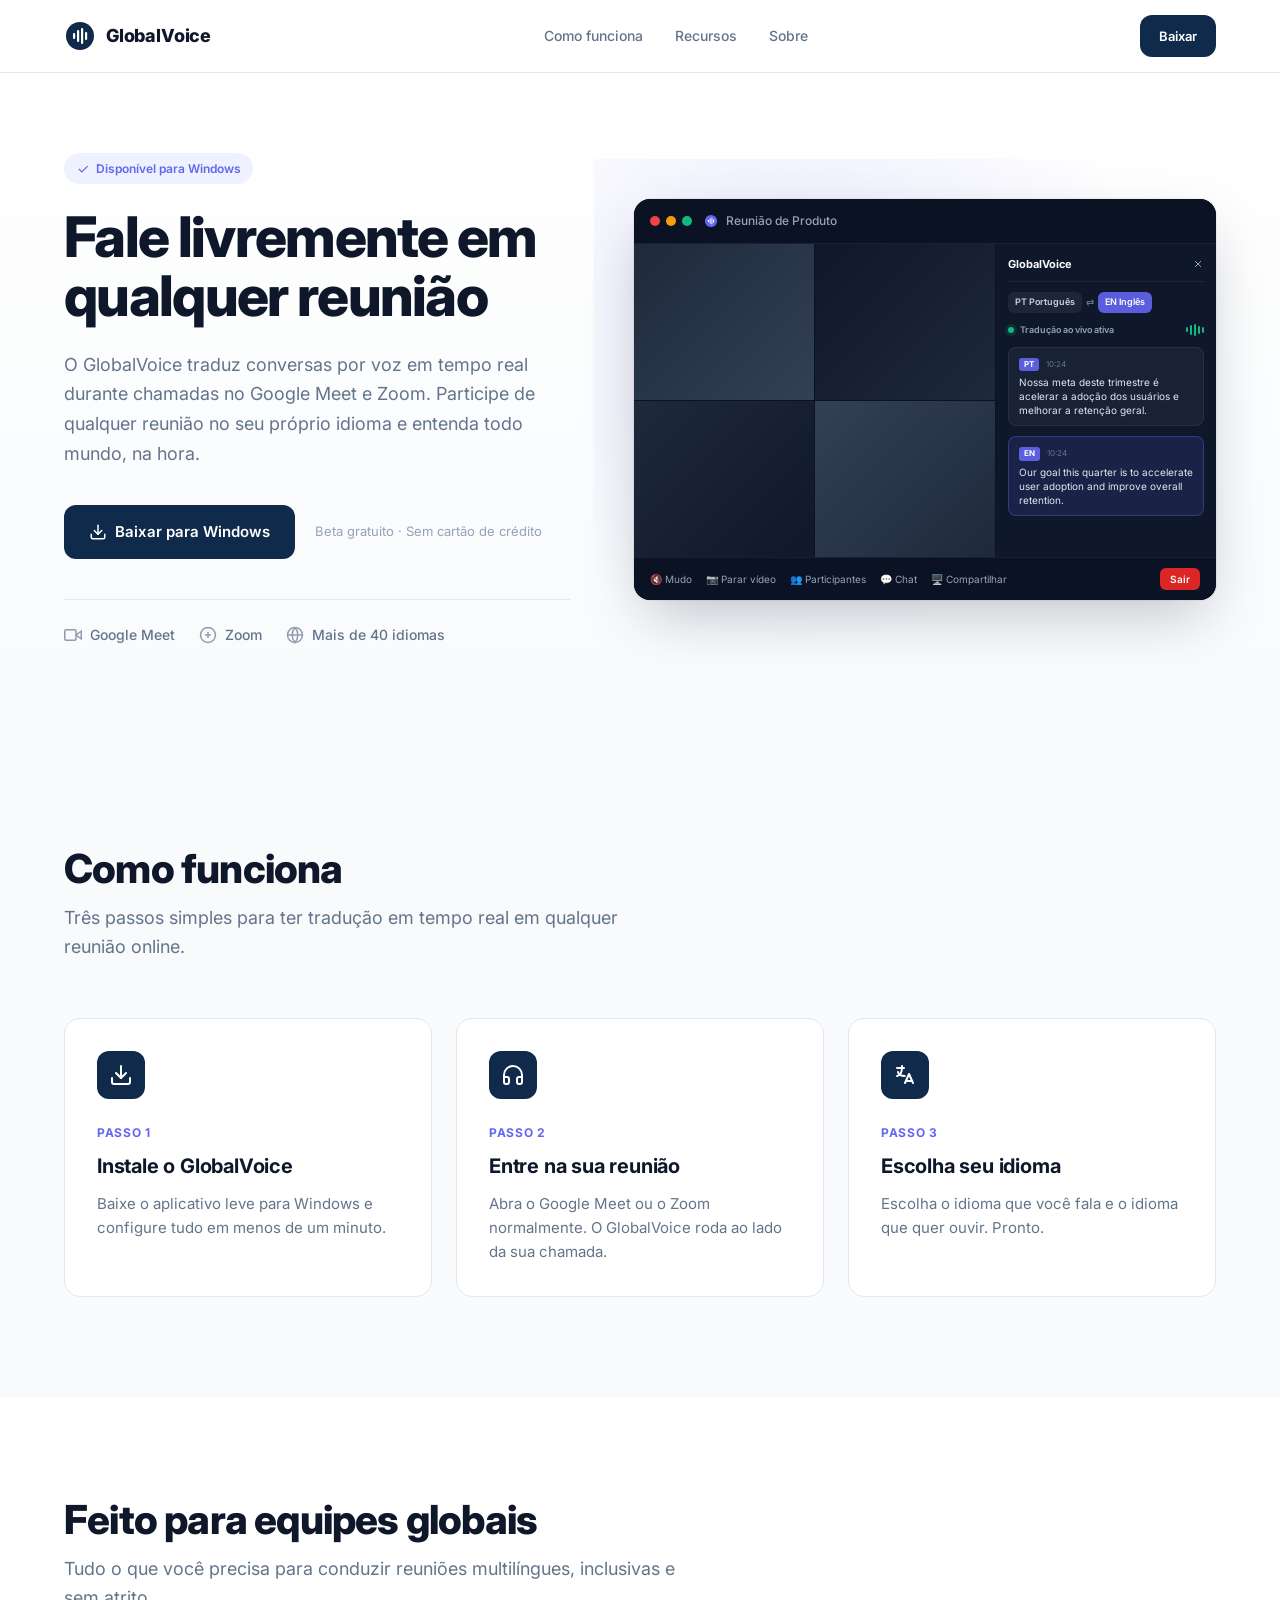
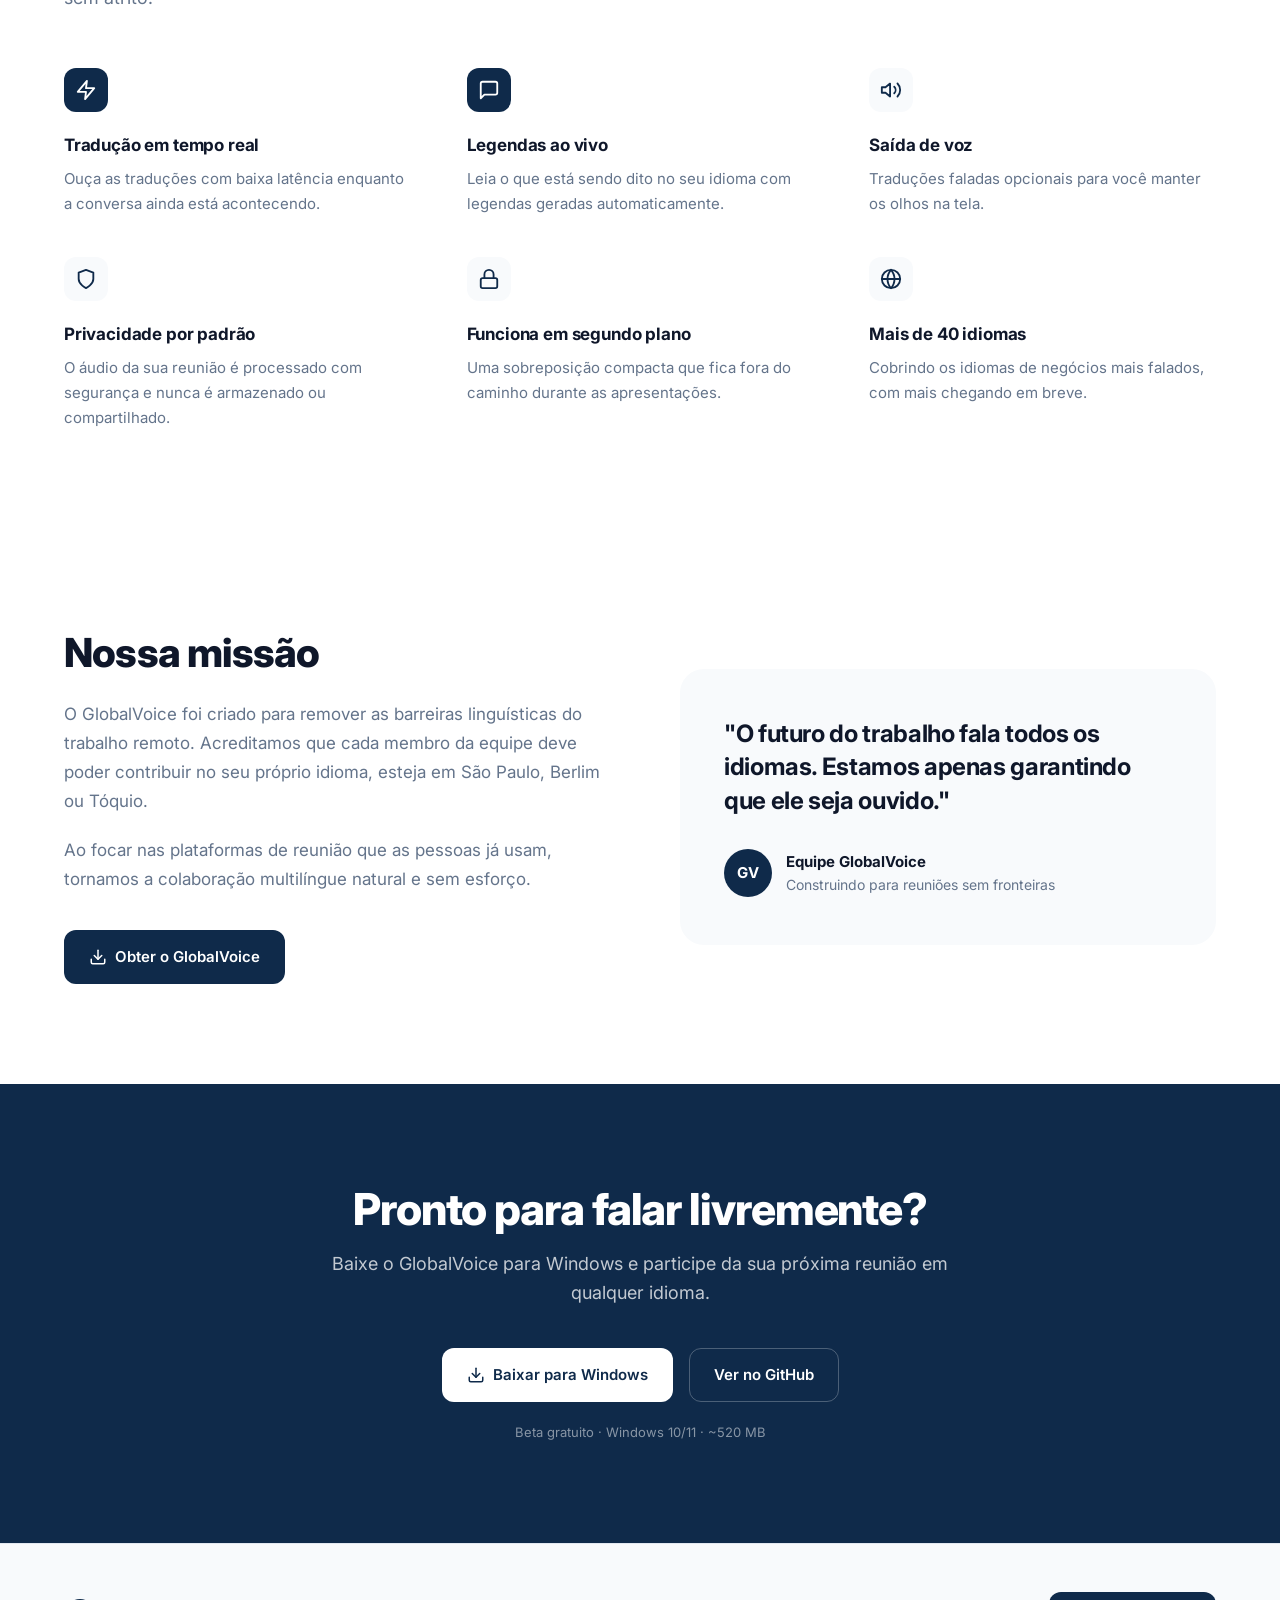
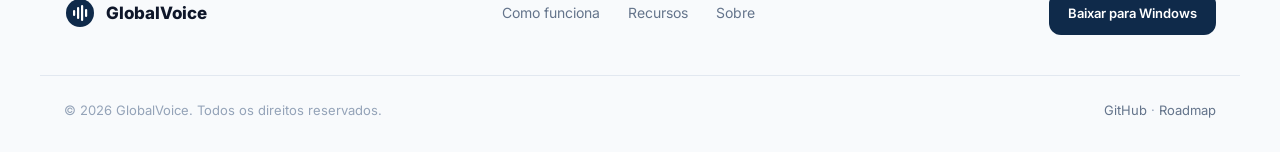
<file: docs/index.html>
<!DOCTYPE html>
<html lang="pt-BR">
<head>
    <meta charset="UTF-8">
    <meta name="viewport" content="width=device-width, initial-scale=1.0">
    <title>GlobalVoice — Fale livremente em qualquer reunião</title>
    <meta name="description" content="O GlobalVoice traduz conversas por voz em tempo real durante chamadas no Google Meet e Zoom. Participe de qualquer reunião no seu próprio idioma.">
    <!-- Certifique-se de ter o favicon.svg na pasta assets -->
    <link rel="icon" type="image/svg+xml" href="assets/favicon.svg">
    <link rel="preconnect" href="https://fonts.googleapis.com">
    <link rel="preconnect" href="https://fonts.gstatic.com" crossorigin>
    <link href="https://fonts.googleapis.com/css2?family=Inter:wght@400;500;600;700;800&display=swap" rel="stylesheet">
    <link rel="stylesheet" href="style.css">
</head>
<body>

    <!-- ============ NAVBAR ============ -->
    <header class="navbar">
        <div class="container navbar-inner">
            <a href="#" class="brand" aria-label="GlobalVoice">
                <svg class="brand-logo" viewBox="0 0 32 32" fill="none" xmlns="http://www.w3.org/2000/svg">
                    <circle cx="16" cy="16" r="14" fill="#0F2A4A"/>
                    <rect x="9"  y="13" width="2.2" height="6"  rx="1.1" fill="#FFFFFF"/>
                    <rect x="13" y="10" width="2.2" height="12" rx="1.1" fill="#FFFFFF"/>
                    <rect x="17" y="8"  width="2.2" height="16" rx="1.1" fill="#FFFFFF"/>
                    <rect x="21" y="12" width="2.2" height="8"  rx="1.1" fill="#FFFFFF"/>
                </svg>
                <span class="brand-name">GlobalVoice</span>
            </a>
            <nav class="nav-links">
                <a href="#como-funciona">Como funciona</a>
                <a href="#recursos">Recursos</a>
                <a href="#sobre">Sobre</a>
            </nav>
            <a href="https://github.com/GlobalVoice-Uni/GlobalVoice-Desktop/releases/latest/download/GlobalVoice-Setup-0.2.1.exe" class="btn btn-primary btn-sm">Baixar</a>
        </div>
    </header>

    <!-- ============ HERO ============ -->
    <section class="hero">
        <div class="container hero-grid">
            <div class="hero-content">
                <span class="badge">
                    <svg width="14" height="14" viewBox="0 0 24 24" fill="none" stroke="currentColor" stroke-width="2">
                        <path d="M5 12l5 5L20 7"/>
                    </svg>
                    Disponível para Windows
                </span>
                <h1 class="hero-title">Fale livremente em qualquer reunião</h1>
                <p class="hero-subtitle">
                    O GlobalVoice traduz conversas por voz em tempo real durante chamadas
                    no Google Meet e Zoom. Participe de qualquer reunião no seu próprio
                    idioma e entenda todo mundo, na hora.
                </p>
                <div class="hero-actions">
                    <!-- Link de download atualizado -->
                    <a href="https://github.com/GlobalVoice-Uni/GlobalVoice-Desktop/releases/latest/download/GlobalVoice-Setup-0.2.1.exe" class="btn btn-primary btn-lg">
                        <svg width="18" height="18" viewBox="0 0 24 24" fill="none" stroke="currentColor" stroke-width="2" stroke-linecap="round" stroke-linejoin="round">
                            <path d="M21 15v4a2 2 0 0 1-2 2H5a2 2 0 0 1-2-2v-4"/>
                            <polyline points="7 10 12 15 17 10"/>
                            <line x1="12" y1="15" x2="12" y2="3"/>
                        </svg>
                        Baixar para Windows
                    </a>
                    <span class="hero-note">Beta gratuito · Sem cartão de crédito</span>
                </div>
                <div class="hero-platforms">
                    <span class="platform">
                        <svg width="18" height="18" viewBox="0 0 24 24" fill="none" stroke="currentColor" stroke-width="2">
                            <path d="M23 7l-7 5 7 5V7z"/>
                            <rect x="1" y="5" width="15" height="14" rx="2" ry="2"/>
                        </svg>
                        Google Meet
                    </span>
                    <span class="platform">
                        <svg width="18" height="18" viewBox="0 0 24 24" fill="none" stroke="currentColor" stroke-width="2">
                            <circle cx="12" cy="12" r="10"/>
                            <path d="M8 12h8M12 8v8"/>
                        </svg>
                        Zoom
                    </span>
                    <span class="platform">
                        <svg width="18" height="18" viewBox="0 0 24 24" fill="none" stroke="currentColor" stroke-width="2">
                            <circle cx="12" cy="12" r="10"/>
                            <path d="M2 12h20M12 2a15 15 0 0 1 0 20 15 15 0 0 1 0-20"/>
                        </svg>
                        Mais de 40 idiomas
                    </span>
                </div>
            </div>

            <!-- Mockup da janela (mantido igual) -->
            <div class="hero-visual">
                <div class="mockup">
                    <div class="mockup-header">
                        <div class="mockup-dots">
                            <span></span><span></span><span></span>
                        </div>
                        <div class="mockup-title">
                            <svg width="14" height="14" viewBox="0 0 32 32" fill="none">
                                <circle cx="16" cy="16" r="14" fill="#6366F1"/>
                                <rect x="9"  y="13" width="2.2" height="6"  rx="1.1" fill="#FFFFFF"/>
                                <rect x="13" y="10" width="2.2" height="12" rx="1.1" fill="#FFFFFF"/>
                                <rect x="17" y="8"  width="2.2" height="16" rx="1.1" fill="#FFFFFF"/>
                                <rect x="21" y="12" width="2.2" height="8"  rx="1.1" fill="#FFFFFF"/>
                            </svg>
                            Reunião de Produto
                        </div>
                    </div>
                    <div class="mockup-body">
                        <div class="meeting-grid">
                            <div class="meeting-tile"></div>
                            <div class="meeting-tile"></div>
                            <div class="meeting-tile"></div>
                            <div class="meeting-tile"></div>
                        </div>
                        <aside class="meeting-sidebar">
                            <div class="sidebar-header">
                                <span>GlobalVoice</span>
                                <svg width="12" height="12" viewBox="0 0 24 24" fill="none" stroke="#94A3B8" stroke-width="2">
                                    <path d="M18 6L6 18M6 6l12 12"/>
                                </svg>
                            </div>
                            <div class="sidebar-langs">
                                <span class="lang-tag">PT Português</span>
                                <span class="lang-swap">⇄</span>
                                <span class="lang-tag lang-tag-active">EN Inglês</span>
                            </div>
                            <div class="sidebar-status">
                                <span class="dot dot-green"></span>
                                Tradução ao vivo ativa
                                <span class="waveform">
                                    <i></i><i></i><i></i><i></i><i></i>
                                </span>
                            </div>
                            <div class="chat-bubble">
                                <span class="chat-lang">PT</span>
                                <span class="chat-time">10:24</span>
                                <p>Nossa meta deste trimestre é acelerar a adoção dos usuários e melhorar a retenção geral.</p>
                            </div>
                            <div class="chat-bubble chat-bubble-alt">
                                <span class="chat-lang">EN</span>
                                <span class="chat-time">10:24</span>
                                <p>Our goal this quarter is to accelerate user adoption and improve overall retention.</p>
                            </div>
                        </aside>
                    </div>
                    <div class="mockup-footer">
                        <span>🔇 Mudo</span>
                        <span>📷 Parar vídeo</span>
                        <span>👥 Participantes</span>
                        <span>💬 Chat</span>
                        <span>🖥️ Compartilhar</span>
                        <span class="mockup-leave">Sair</span>
                    </div>
                </div>
            </div>
        </div>
    </section>

    <!-- ============ COMO FUNCIONA ============ -->
    <section id="como-funciona" class="section section-gray">
        <div class="container">
            <h2 class="section-title">Como funciona</h2>
            <p class="section-subtitle">Três passos simples para ter tradução em tempo real em qualquer reunião online.</p>

            <div class="steps-grid">
                <article class="step-card">
                    <div class="step-icon">
                        <svg width="24" height="24" viewBox="0 0 24 24" fill="none" stroke="currentColor" stroke-width="2" stroke-linecap="round" stroke-linejoin="round">
                            <path d="M21 15v4a2 2 0 0 1-2 2H5a2 2 0 0 1-2-2v-4"/>
                            <polyline points="7 10 12 15 17 10"/>
                            <line x1="12" y1="15" x2="12" y2="3"/>
                        </svg>
                    </div>
                    <span class="step-label">Passo 1</span>
                    <h3 class="step-title">Instale o GlobalVoice</h3>
                    <p class="step-text">Baixe o aplicativo leve para Windows e configure tudo em menos de um minuto.</p>
                </article>

                <article class="step-card">
                    <div class="step-icon">
                        <svg width="24" height="24" viewBox="0 0 24 24" fill="none" stroke="currentColor" stroke-width="2" stroke-linecap="round" stroke-linejoin="round">
                            <path d="M3 18v-6a9 9 0 0 1 18 0v6"/>
                            <path d="M21 19a2 2 0 0 1-2 2h-1a2 2 0 0 1-2-2v-3a2 2 0 0 1 2-2h3zM3 19a2 2 0 0 0 2 2h1a2 2 0 0 0 2-2v-3a2 2 0 0 0-2-2H3z"/>
                        </svg>
                    </div>
                    <span class="step-label">Passo 2</span>
                    <h3 class="step-title">Entre na sua reunião</h3>
                    <p class="step-text">Abra o Google Meet ou o Zoom normalmente. O GlobalVoice roda ao lado da sua chamada.</p>
                </article>

                <article class="step-card">
                    <div class="step-icon">
                        <svg width="24" height="24" viewBox="0 0 24 24" fill="none" stroke="currentColor" stroke-width="2" stroke-linecap="round" stroke-linejoin="round">
                            <path d="M4 5h7M9 3v2c0 4.418-2.239 8-5 8"/>
                            <path d="M5 9c0 2.144 2.952 3.908 6.7 4"/>
                            <path d="M12 20l4-9 4 9"/>
                            <path d="M19.1 18h-6.2"/>
                        </svg>
                    </div>
                    <span class="step-label">Passo 3</span>
                    <h3 class="step-title">Escolha seu idioma</h3>
                    <p class="step-text">Escolha o idioma que você fala e o idioma que quer ouvir. Pronto.</p>
                </article>
            </div>
        </div>
    </section>

    <!-- ============ RECURSOS ============ -->
    <section id="recursos" class="section">
        <div class="container">
            <h2 class="section-title">Feito para equipes globais</h2>
            <p class="section-subtitle">Tudo o que você precisa para conduzir reuniões multilíngues, inclusivas e sem atrito.</p>

            <div class="features-grid">
                <article class="feature-card feature-card-highlight">
                    <div class="feature-icon">
                        <svg width="22" height="22" viewBox="0 0 24 24" fill="none" stroke="currentColor" stroke-width="2" stroke-linecap="round" stroke-linejoin="round">
                            <polygon points="13 2 3 14 12 14 11 22 21 10 12 10 13 2"/>
                        </svg>
                    </div>
                    <h3 class="feature-title">Tradução em tempo real</h3>
                    <p class="feature-text">Ouça as traduções com baixa latência enquanto a conversa ainda está acontecendo.</p>
                </article>

                <article class="feature-card feature-card-highlight">
                    <div class="feature-icon">
                        <svg width="22" height="22" viewBox="0 0 24 24" fill="none" stroke="currentColor" stroke-width="2" stroke-linecap="round" stroke-linejoin="round">
                            <path d="M21 15a2 2 0 0 1-2 2H7l-4 4V5a2 2 0 0 1 2-2h14a2 2 0 0 1 2 2z"/>
                        </svg>
                    </div>
                    <h3 class="feature-title">Legendas ao vivo</h3>
                    <p class="feature-text">Leia o que está sendo dito no seu idioma com legendas geradas automaticamente.</p>
                </article>

                <article class="feature-card">
                    <div class="feature-icon">
                        <svg width="22" height="22" viewBox="0 0 24 24" fill="none" stroke="currentColor" stroke-width="2" stroke-linecap="round" stroke-linejoin="round">
                            <path d="M11 5L6 9H2v6h4l5 4V5z"/>
                            <path d="M19.07 4.93a10 10 0 0 1 0 14.14M15.54 8.46a5 5 0 0 1 0 7.07"/>
                        </svg>
                    </div>
                    <h3 class="feature-title">Saída de voz</h3>
                    <p class="feature-text">Traduções faladas opcionais para você manter os olhos na tela.</p>
                </article>

                <article class="feature-card">
                    <div class="feature-icon">
                        <svg width="22" height="22" viewBox="0 0 24 24" fill="none" stroke="currentColor" stroke-width="2" stroke-linecap="round" stroke-linejoin="round">
                            <path d="M12 22s8-4 8-10V5l-8-3-8 3v7c0 6 8 10 8 10z"/>
                        </svg>
                    </div>
                    <h3 class="feature-title">Privacidade por padrão</h3>
                    <p class="feature-text">O áudio da sua reunião é processado com segurança e nunca é armazenado ou compartilhado.</p>
                </article>

                <article class="feature-card">
                    <div class="feature-icon">
                        <svg width="22" height="22" viewBox="0 0 24 24" fill="none" stroke="currentColor" stroke-width="2" stroke-linecap="round" stroke-linejoin="round">
                            <rect x="3" y="11" width="18" height="11" rx="2" ry="2"/>
                            <path d="M7 11V7a5 5 0 0 1 10 0v4"/>
                        </svg>
                    </div>
                    <h3 class="feature-title">Funciona em segundo plano</h3>
                    <p class="feature-text">Uma sobreposição compacta que fica fora do caminho durante as apresentações.</p>
                </article>

                <article class="feature-card">
                    <div class="feature-icon">
                        <svg width="22" height="22" viewBox="0 0 24 24" fill="none" stroke="currentColor" stroke-width="2" stroke-linecap="round" stroke-linejoin="round">
                            <circle cx="12" cy="12" r="10"/>
                            <path d="M2 12h20M12 2a15 15 0 0 1 0 20 15 15 0 0 1 0-20"/>
                        </svg>
                    </div>
                    <h3 class="feature-title">Mais de 40 idiomas</h3>
                    <p class="feature-text">Cobrindo os idiomas de negócios mais falados, com mais chegando em breve.</p>
                </article>
            </div>
        </div>
    </section>

    <!-- ============ SOBRE / MISSÃO ============ -->
    <section id="sobre" class="section">
        <div class="container about-grid">
            <div class="about-content">
                <h2 class="section-title">Nossa missão</h2>
                <p class="about-text">
                    O GlobalVoice foi criado para remover as barreiras linguísticas do
                    trabalho remoto. Acreditamos que cada membro da equipe deve poder
                    contribuir no seu próprio idioma, esteja em São Paulo, Berlim ou Tóquio.
                </p>
                <p class="about-text">
                    Ao focar nas plataformas de reunião que as pessoas já usam, tornamos
                    a colaboração multilíngue natural e sem esforço.
                </p>
                <a href="https://github.com/GlobalVoice-Uni/GlobalVoice-Desktop/releases/latest/download/GlobalVoice-Setup-0.2.1.exe" class="btn btn-primary btn-lg">
                    <svg width="18" height="18" viewBox="0 0 24 24" fill="none" stroke="currentColor" stroke-width="2" stroke-linecap="round" stroke-linejoin="round">
                        <path d="M21 15v4a2 2 0 0 1-2 2H5a2 2 0 0 1-2-2v-4"/>
                        <polyline points="7 10 12 15 17 10"/>
                        <line x1="12" y1="15" x2="12" y2="3"/>
                    </svg>
                    Obter o GlobalVoice
                </a>
            </div>

            <div class="about-quote">
                <blockquote>
                    "O futuro do trabalho fala todos os idiomas. Estamos apenas garantindo que ele seja ouvido."
                </blockquote>
                <div class="quote-author">
                    <div class="quote-avatar">GV</div>
                    <div>
                        <div class="quote-name">Equipe GlobalVoice</div>
                        <div class="quote-role">Construindo para reuniões sem fronteiras</div>
                    </div>
                </div>
            </div>
        </div>
    </section>

    <!-- ============ DOWNLOAD CTA ============ -->
    <section id="download" class="section section-dark">
        <div class="container download-inner">
            <h2 class="download-title">Pronto para falar livremente?</h2>
            <p class="download-subtitle">Baixe o GlobalVoice para Windows e participe da sua próxima reunião em qualquer idioma.</p>
            <div class="download-actions">
                <!-- Link de download atualizado -->
                <a href="https://github.com/GlobalVoice-Uni/GlobalVoice-Desktop/releases/latest/download/GlobalVoice-Setup-0.2.1.exe" class="btn btn-light btn-lg" id="download-button">
                    <svg width="18" height="18" viewBox="0 0 24 24" fill="none" stroke="currentColor" stroke-width="2" stroke-linecap="round" stroke-linejoin="round">
                        <path d="M21 15v4a2 2 0 0 1-2 2H5a2 2 0 0 1-2-2v-4"/>
                        <polyline points="7 10 12 15 17 10"/>
                        <line x1="12" y1="15" x2="12" y2="3"/>
                    </svg>
                    Baixar para Windows
                </a>
                <a href="https://github.com/GlobalVoice-Uni/GlobalVoice-Desktop" class="btn btn-outline-light btn-lg" target="_blank" rel="noopener">
                    Ver no GitHub
                </a>
            </div>
            <p class="download-meta">Beta gratuito · Windows 10/11 · ~520 MB</p>
        </div>
    </section>

    <!-- ============ FOOTER ============ -->
    <footer class="footer">
        <div class="container footer-inner">
            <div class="footer-brand">
                <svg class="brand-logo" viewBox="0 0 32 32" fill="none">
                    <circle cx="16" cy="16" r="14" fill="#0F2A4A"/>
                    <rect x="9"  y="13" width="2.2" height="6"  rx="1.1" fill="#FFFFFF"/>
                    <rect x="13" y="10" width="2.2" height="12" rx="1.1" fill="#FFFFFF"/>
                    <rect x="17" y="8"  width="2.2" height="16" rx="1.1" fill="#FFFFFF"/>
                    <rect x="21" y="12" width="2.2" height="8"  rx="1.1" fill="#FFFFFF"/>
                </svg>
                <span class="brand-name">GlobalVoice</span>
            </div>
            <nav class="footer-links">
                <a href="#como-funciona">Como funciona</a>
                <a href="#recursos">Recursos</a>
                <a href="#sobre">Sobre</a>
            </nav>
            <a href="https://github.com/GlobalVoice-Uni/GlobalVoice-Desktop/releases/latest/download/GlobalVoice-Setup-0.2.1.exe" class="btn btn-primary btn-sm">Baixar para Windows</a>
        </div>
        <div class="container footer-bottom">
            <span>© 2026 GlobalVoice. Todos os direitos reservados.</span>
            <span>
                <a href="https://github.com/GlobalVoice-Uni/GlobalVoice-Desktop" target="_blank" rel="noopener">GitHub</a>
                ·
                <a href="https://github.com/GlobalVoice-Uni/GlobalVoice-Desktop/blob/main/roadmap.md" target="_blank" rel="noopener">Roadmap</a>
            </span>
        </div>
    </footer>

</body>
</html>
</file>
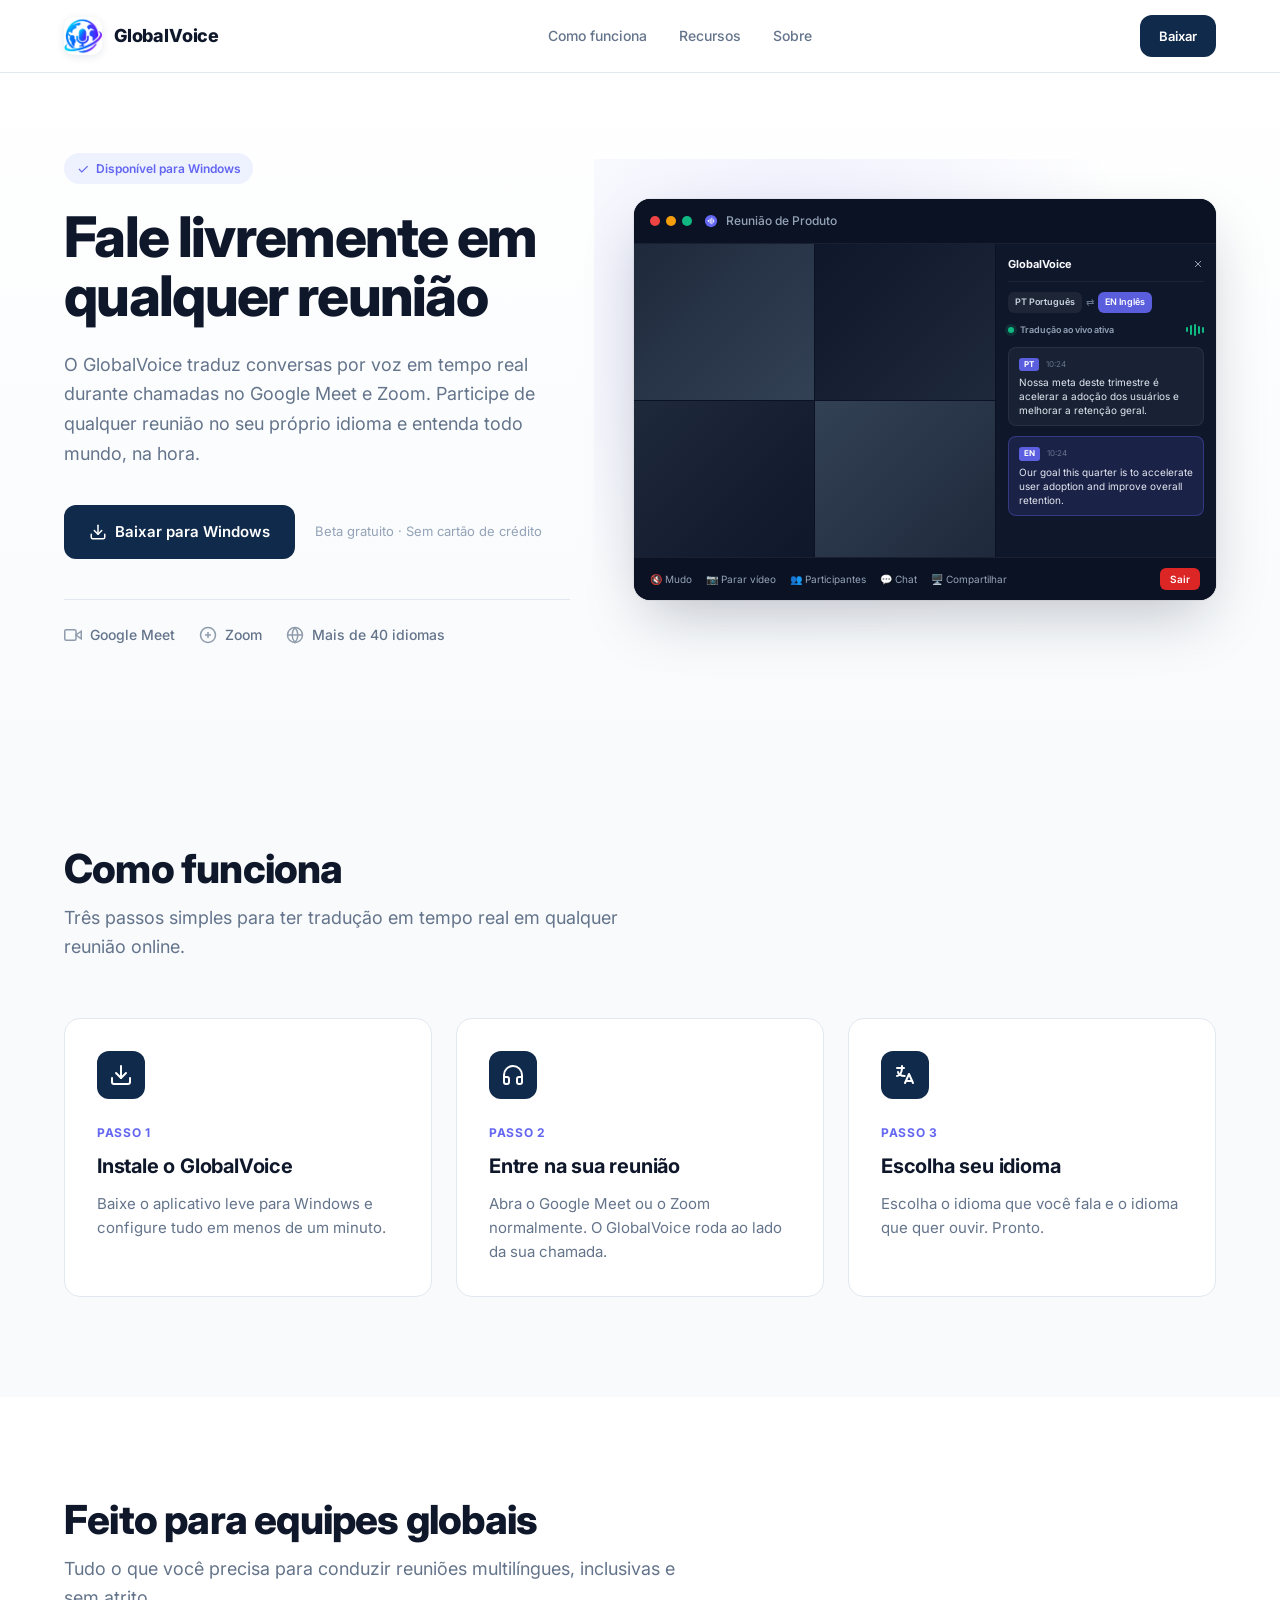
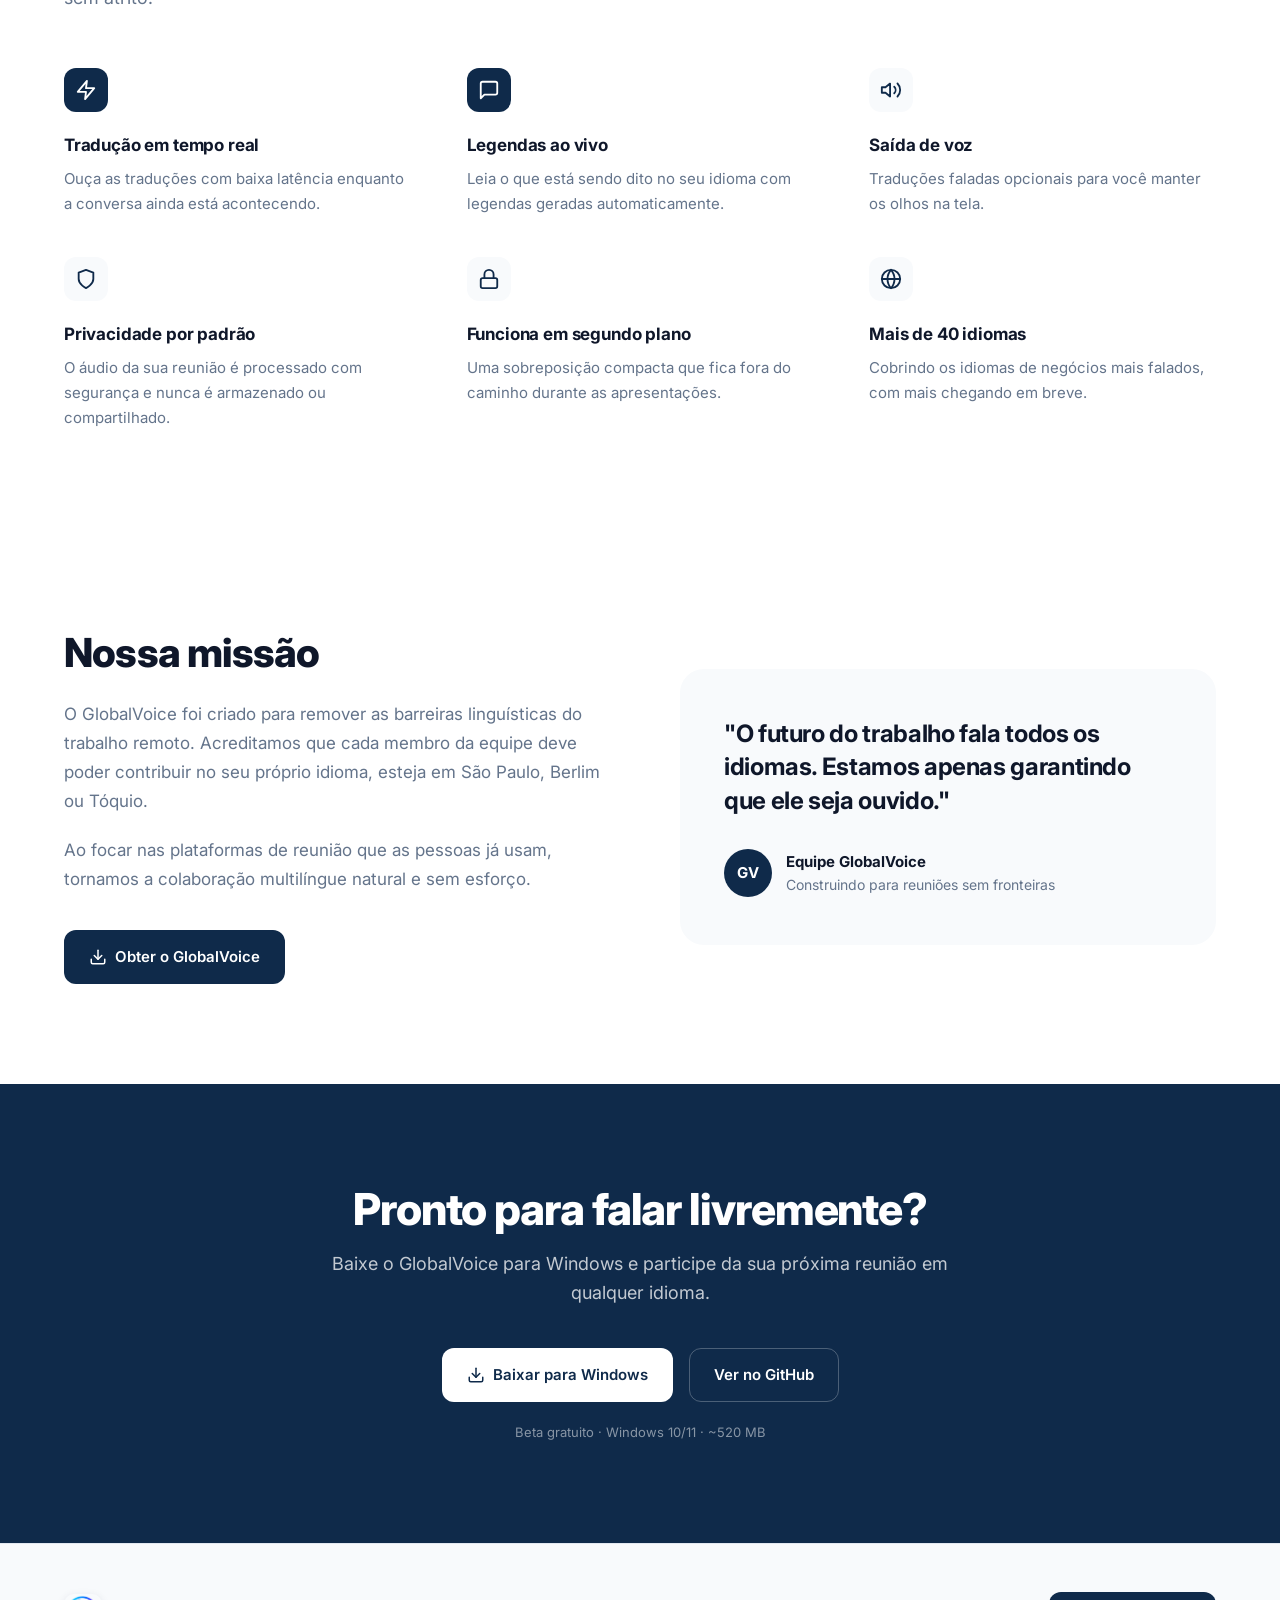
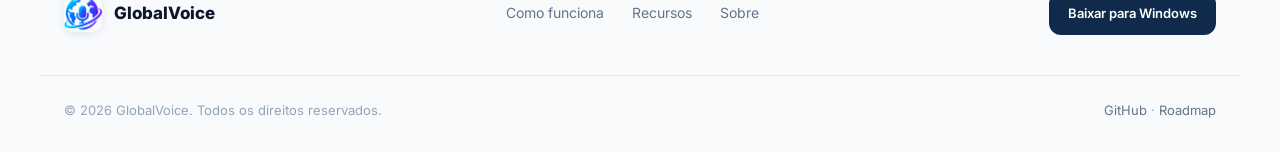
<file: docs/site/index.html>
<!DOCTYPE html>
<html lang="pt-BR">
<head>
    <meta charset="UTF-8">
    <meta name="viewport" content="width=device-width, initial-scale=1.0">
    <title>GlobalVoice — Fale livremente em qualquer reunião</title>
    <meta name="description" content="O GlobalVoice traduz conversas por voz em tempo real durante chamadas no Google Meet e Zoom. Participe de qualquer reunião no seu próprio idioma.">
    <!-- Atualizado para apontar para o novo ícone -->
    <link rel="icon" type="image/png" href="assets/newicon.png">
    <link rel="preconnect" href="https://fonts.googleapis.com">
    <link rel="preconnect" href="https://fonts.gstatic.com" crossorigin>
    <link href="https://fonts.googleapis.com/css2?family=Inter:wght@400;500;600;700;800&display=swap" rel="stylesheet">
    <link rel="stylesheet" href="style.css">
</head>
<body>

    <!-- ============ NAVBAR ============ -->
    <header class="navbar">
        <div class="container navbar-inner">
            <a href="#" class="brand" aria-label="GlobalVoice">
                <img src="assets/newicon.png" alt="GlobalVoice Logo" class="brand-logo">
                <span class="brand-name">GlobalVoice</span>
            </a>
            <nav class="nav-links">
                <a href="#como-funciona">Como funciona</a>
                <a href="#recursos">Recursos</a>
                <a href="#sobre">Sobre</a>
            </nav>
            <!-- Link 1: Navbar -->
            <a href="https://github.com/GlobalVoice-Uni/GlobalVoice-Desktop/releases/latest/download/GlobalVoice-Setup-0.4.1.exe" class="btn btn-primary btn-sm">Baixar</a>
        </div>
    </header>

    <!-- ============ HERO ============ -->
    <section class="hero">
        <div class="container hero-grid">
            <div class="hero-content">
                <span class="badge">
                    <svg width="14" height="14" viewBox="0 0 24 24" fill="none" stroke="currentColor" stroke-width="2">
                        <path d="M5 12l5 5L20 7"/>
                    </svg>
                    Disponível para Windows
                </span>
                <h1 class="hero-title">Fale livremente em qualquer reunião</h1>
                <p class="hero-subtitle">
                    O GlobalVoice traduz conversas por voz em tempo real durante chamadas
                    no Google Meet e Zoom. Participe de qualquer reunião no seu próprio
                    idioma e entenda todo mundo, na hora.
                </p>
                <div class="hero-actions">
                    <!-- Link 2: Hero principal -->
                    <a href="https://github.com/GlobalVoice-Uni/GlobalVoice-Desktop/releases/latest/download/GlobalVoice-Setup-0.4.1.exe" class="btn btn-primary btn-lg">
                        <svg width="18" height="18" viewBox="0 0 24 24" fill="none" stroke="currentColor" stroke-width="2" stroke-linecap="round" stroke-linejoin="round">
                            <path d="M21 15v4a2 2 0 0 1-2 2H5a2 2 0 0 1-2-2v-4"/>
                            <polyline points="7 10 12 15 17 10"/>
                            <line x1="12" y1="15" x2="12" y2="3"/>
                        </svg>
                        Baixar para Windows
                    </a>
                    <span class="hero-note">Beta gratuito · Sem cartão de crédito</span>
                </div>
                <div class="hero-platforms">
                    <span class="platform">
                        <svg width="18" height="18" viewBox="0 0 24 24" fill="none" stroke="currentColor" stroke-width="2">
                            <path d="M23 7l-7 5 7 5V7z"/>
                            <rect x="1" y="5" width="15" height="14" rx="2" ry="2"/>
                        </svg>
                        Google Meet
                    </span>
                    <span class="platform">
                        <svg width="18" height="18" viewBox="0 0 24 24" fill="none" stroke="currentColor" stroke-width="2">
                            <circle cx="12" cy="12" r="10"/>
                            <path d="M8 12h8M12 8v8"/>
                        </svg>
                        Zoom
                    </span>
                    <span class="platform">
                        <svg width="18" height="18" viewBox="0 0 24 24" fill="none" stroke="currentColor" stroke-width="2">
                            <circle cx="12" cy="12" r="10"/>
                            <path d="M2 12h20M12 2a15 15 0 0 1 0 20 15 15 0 0 1 0-20"/>
                        </svg>
                        Mais de 40 idiomas
                    </span>
                </div>
            </div>

            <!-- Mockup da janela -->
            <div class="hero-visual">
                <div class="mockup">
                    <div class="mockup-header">
                        <div class="mockup-dots">
                            <span></span><span></span><span></span>
                        </div>
                        <div class="mockup-title">
                            <svg width="14" height="14" viewBox="0 0 32 32" fill="none">
                                <circle cx="16" cy="16" r="14" fill="#6366F1"/>
                                <rect x="9"  y="13" width="2.2" height="6"  rx="1.1" fill="#FFFFFF"/>
                                <rect x="13" y="10" width="2.2" height="12" rx="1.1" fill="#FFFFFF"/>
                                <rect x="17" y="8"  width="2.2" height="16" rx="1.1" fill="#FFFFFF"/>
                                <rect x="21" y="12" width="2.2" height="8"  rx="1.1" fill="#FFFFFF"/>
                            </svg>
                            Reunião de Produto
                        </div>
                    </div>
                    <div class="mockup-body">
                        <div class="meeting-grid">
                            <div class="meeting-tile"></div>
                            <div class="meeting-tile"></div>
                            <div class="meeting-tile"></div>
                            <div class="meeting-tile"></div>
                        </div>
                        <aside class="meeting-sidebar">
                            <div class="sidebar-header">
                                <span>GlobalVoice</span>
                                <svg width="12" height="12" viewBox="0 0 24 24" fill="none" stroke="#94A3B8" stroke-width="2">
                                    <path d="M18 6L6 18M6 6l12 12"/>
                                </svg>
                            </div>
                            <div class="sidebar-langs">
                                <span class="lang-tag">PT Português</span>
                                <span class="lang-swap">⇄</span>
                                <span class="lang-tag lang-tag-active">EN Inglês</span>
                            </div>
                            <div class="sidebar-status">
                                <span class="dot dot-green"></span>
                                Tradução ao vivo ativa
                                <span class="waveform">
                                    <i></i><i></i><i></i><i></i><i></i>
                                </span>
                            </div>
                            <div class="chat-bubble">
                                <span class="chat-lang">PT</span>
                                <span class="chat-time">10:24</span>
                                <p>Nossa meta deste trimestre é acelerar a adoção dos usuários e melhorar a retenção geral.</p>
                            </div>
                            <div class="chat-bubble chat-bubble-alt">
                                <span class="chat-lang">EN</span>
                                <span class="chat-time">10:24</span>
                                <p>Our goal this quarter is to accelerate user adoption and improve overall retention.</p>
                            </div>
                        </aside>
                    </div>
                    <div class="mockup-footer">
                        <span>🔇 Mudo</span>
                        <span>📷 Parar vídeo</span>
                        <span>👥 Participantes</span>
                        <span>💬 Chat</span>
                        <span>🖥️ Compartilhar</span>
                        <span class="mockup-leave">Sair</span>
                    </div>
                </div>
            </div>
        </div>
    </section>

    <!-- ============ COMO FUNCIONA ============ -->
    <section id="como-funciona" class="section section-gray">
        <div class="container">
            <h2 class="section-title">Como funciona</h2>
            <p class="section-subtitle">Três passos simples para ter tradução em tempo real em qualquer reunião online.</p>

            <div class="steps-grid">
                <article class="step-card">
                    <div class="step-icon">
                        <svg width="24" height="24" viewBox="0 0 24 24" fill="none" stroke="currentColor" stroke-width="2" stroke-linecap="round" stroke-linejoin="round">
                            <path d="M21 15v4a2 2 0 0 1-2 2H5a2 2 0 0 1-2-2v-4"/>
                            <polyline points="7 10 12 15 17 10"/>
                            <line x1="12" y1="15" x2="12" y2="3"/>
                        </svg>
                    </div>
                    <span class="step-label">Passo 1</span>
                    <h3 class="step-title">Instale o GlobalVoice</h3>
                    <p class="step-text">Baixe o aplicativo leve para Windows e configure tudo em menos de um minuto.</p>
                </article>

                <article class="step-card">
                    <div class="step-icon">
                        <svg width="24" height="24" viewBox="0 0 24 24" fill="none" stroke="currentColor" stroke-width="2" stroke-linecap="round" stroke-linejoin="round">
                            <path d="M3 18v-6a9 9 0 0 1 18 0v6"/>
                            <path d="M21 19a2 2 0 0 1-2 2h-1a2 2 0 0 1-2-2v-3a2 2 0 0 1 2-2h3zM3 19a2 2 0 0 0 2 2h1a2 2 0 0 0 2-2v-3a2 2 0 0 0-2-2H3z"/>
                        </svg>
                    </div>
                    <span class="step-label">Passo 2</span>
                    <h3 class="step-title">Entre na sua reunião</h3>
                    <p class="step-text">Abra o Google Meet ou o Zoom normalmente. O GlobalVoice roda ao lado da sua chamada.</p>
                </article>

                <article class="step-card">
                    <div class="step-icon">
                        <svg width="24" height="24" viewBox="0 0 24 24" fill="none" stroke="currentColor" stroke-width="2" stroke-linecap="round" stroke-linejoin="round">
                            <path d="M4 5h7M9 3v2c0 4.418-2.239 8-5 8"/>
                            <path d="M5 9c0 2.144 2.952 3.908 6.7 4"/>
                            <path d="M12 20l4-9 4 9"/>
                            <path d="M19.1 18h-6.2"/>
                        </svg>
                    </div>
                    <span class="step-label">Passo 3</span>
                    <h3 class="step-title">Escolha seu idioma</h3>
                    <p class="step-text">Escolha o idioma que você fala e o idioma que quer ouvir. Pronto.</p>
                </article>
            </div>
        </div>
    </section>

    <!-- ============ RECURSOS ============ -->
    <section id="recursos" class="section">
        <div class="container">
            <h2 class="section-title">Feito para equipes globais</h2>
            <p class="section-subtitle">Tudo o que você precisa para conduzir reuniões multilíngues, inclusivas e sem atrito.</p>

            <div class="features-grid">
                <article class="feature-card feature-card-highlight">
                    <div class="feature-icon">
                        <svg width="22" height="22" viewBox="0 0 24 24" fill="none" stroke="currentColor" stroke-width="2" stroke-linecap="round" stroke-linejoin="round">
                            <polygon points="13 2 3 14 12 14 11 22 21 10 12 10 13 2"/>
                        </svg>
                    </div>
                    <h3 class="feature-title">Tradução em tempo real</h3>
                    <p class="feature-text">Ouça as traduções com baixa latência enquanto a conversa ainda está acontecendo.</p>
                </article>

                <article class="feature-card feature-card-highlight">
                    <div class="feature-icon">
                        <svg width="22" height="22" viewBox="0 0 24 24" fill="none" stroke="currentColor" stroke-width="2" stroke-linecap="round" stroke-linejoin="round">
                            <path d="M21 15a2 2 0 0 1-2 2H7l-4 4V5a2 2 0 0 1 2-2h14a2 2 0 0 1 2 2z"/>
                        </svg>
                    </div>
                    <h3 class="feature-title">Legendas ao vivo</h3>
                    <p class="feature-text">Leia o que está sendo dito no seu idioma com legendas geradas automaticamente.</p>
                </article>

                <article class="feature-card">
                    <div class="feature-icon">
                        <svg width="22" height="22" viewBox="0 0 24 24" fill="none" stroke="currentColor" stroke-width="2" stroke-linecap="round" stroke-linejoin="round">
                            <path d="M11 5L6 9H2v6h4l5 4V5z"/>
                            <path d="M19.07 4.93a10 10 0 0 1 0 14.14M15.54 8.46a5 5 0 0 1 0 7.07"/>
                        </svg>
                    </div>
                    <h3 class="feature-title">Saída de voz</h3>
                    <p class="feature-text">Traduções faladas opcionais para você manter os olhos na tela.</p>
                </article>

                <article class="feature-card">
                    <div class="feature-icon">
                        <svg width="22" height="22" viewBox="0 0 24 24" fill="none" stroke="currentColor" stroke-width="2" stroke-linecap="round" stroke-linejoin="round">
                            <path d="M12 22s8-4 8-10V5l-8-3-8 3v7c0 6 8 10 8 10z"/>
                        </svg>
                    </div>
                    <h3 class="feature-title">Privacidade por padrão</h3>
                    <p class="feature-text">O áudio da sua reunião é processado com segurança e nunca é armazenado ou compartilhado.</p>
                </article>

                <article class="feature-card">
                    <div class="feature-icon">
                        <svg width="22" height="22" viewBox="0 0 24 24" fill="none" stroke="currentColor" stroke-width="2" stroke-linecap="round" stroke-linejoin="round">
                            <rect x="3" y="11" width="18" height="11" rx="2" ry="2"/>
                            <path d="M7 11V7a5 5 0 0 1 10 0v4"/>
                        </svg>
                    </div>
                    <h3 class="feature-title">Funciona em segundo plano</h3>
                    <p class="feature-text">Uma sobreposição compacta que fica fora do caminho durante as apresentações.</p>
                </article>

                <article class="feature-card">
                    <div class="feature-icon">
                        <svg width="22" height="22" viewBox="0 0 24 24" fill="none" stroke="currentColor" stroke-width="2" stroke-linecap="round" stroke-linejoin="round">
                            <circle cx="12" cy="12" r="10"/>
                            <path d="M2 12h20M12 2a15 15 0 0 1 0 20 15 15 0 0 1 0-20"/>
                        </svg>
                    </div>
                    <h3 class="feature-title">Mais de 40 idiomas</h3>
                    <p class="feature-text">Cobrindo os idiomas de negócios mais falados, com mais chegando em breve.</p>
                </article>
            </div>
        </div>
    </section>

    <!-- ============ SOBRE / MISSÃO ============ -->
    <section id="sobre" class="section">
        <div class="container about-grid">
            <div class="about-content">
                <h2 class="section-title">Nossa missão</h2>
                <p class="about-text">
                    O GlobalVoice foi criado para remover as barreiras linguísticas do
                    trabalho remoto. Acreditamos que cada membro da equipe deve poder
                    contribuir no seu próprio idioma, esteja em São Paulo, Berlim ou Tóquio.
                </p>
                <p class="about-text">
                    Ao focar nas plataformas de reunião que as pessoas já usam, tornamos
                    a colaboração multilíngue natural e sem esforço.
                </p>
                <!-- Link 3: Nossa Missão -->
                <a href="https://github.com/GlobalVoice-Uni/GlobalVoice-Desktop/releases/latest/download/GlobalVoice-Setup-0.4.1.exe" class="btn btn-primary btn-lg">
                    <svg width="18" height="18" viewBox="0 0 24 24" fill="none" stroke="currentColor" stroke-width="2" stroke-linecap="round" stroke-linejoin="round">
                        <path d="M21 15v4a2 2 0 0 1-2 2H5a2 2 0 0 1-2-2v-4"/>
                        <polyline points="7 10 12 15 17 10"/>
                        <line x1="12" y1="15" x2="12" y2="3"/>
                    </svg>
                    Obter o GlobalVoice
                </a>
            </div>

            <div class="about-quote">
                <blockquote>
                    "O futuro do trabalho fala todos os idiomas. Estamos apenas garantindo que ele seja ouvido."
                </blockquote>
                <div class="quote-author">
                    <div class="quote-avatar">GV</div>
                    <div>
                        <div class="quote-name">Equipe GlobalVoice</div>
                        <div class="quote-role">Construindo para reuniões sem fronteiras</div>
                    </div>
                </div>
            </div>
        </div>
    </section>

    <!-- ============ DOWNLOAD CTA ============ -->
    <section id="download" class="section section-dark">
        <div class="container download-inner">
            <h2 class="download-title">Pronto para falar livremente?</h2>
            <p class="download-subtitle">Baixe o GlobalVoice para Windows e participe da sua próxima reunião em qualquer idioma.</p>
            <div class="download-actions">
                <!-- Link 4: CTA Principal -->
                <a href="https://github.com/GlobalVoice-Uni/GlobalVoice-Desktop/releases/latest/download/GlobalVoice-Setup-0.4.1.exe" class="btn btn-light btn-lg" id="download-button">
                    <svg width="18" height="18" viewBox="0 0 24 24" fill="none" stroke="currentColor" stroke-width="2" stroke-linecap="round" stroke-linejoin="round">
                        <path d="M21 15v4a2 2 0 0 1-2 2H5a2 2 0 0 1-2-2v-4"/>
                        <polyline points="7 10 12 15 17 10"/>
                        <line x1="12" y1="15" x2="12" y2="3"/>
                    </svg>
                    Baixar para Windows
                </a>
                <a href="https://github.com/GlobalVoice-Uni/GlobalVoice-Desktop" class="btn btn-outline-light btn-lg" target="_blank" rel="noopener">
                    Ver no GitHub
                </a>
            </div>
            <p class="download-meta">Beta gratuito · Windows 10/11 · ~520 MB</p>
        </div>
    </section>

    <!-- ============ FOOTER ============ -->
    <footer class="footer">
        <div class="container footer-inner">
            <div class="footer-brand">
                <img src="assets/newicon.png" alt="GlobalVoice Logo" class="brand-logo">
                <span class="brand-name">GlobalVoice</span>
            </div>
            <nav class="footer-links">
                <a href="#como-funciona">Como funciona</a>
                <a href="#recursos">Recursos</a>
                <a href="#sobre">Sobre</a>
            </nav>
            <!-- Link 5: Footer -->
            <a href="https://github.com/GlobalVoice-Uni/GlobalVoice-Desktop/releases/latest/download/GlobalVoice-Setup-0.4.1.exe" class="btn btn-primary btn-sm">Baixar para Windows</a>
        </div>
        <div class="container footer-bottom">
            <span>© 2026 GlobalVoice. Todos os direitos reservados.</span>
            <span>
                <a href="https://github.com/GlobalVoice-Uni/GlobalVoice-Desktop" target="_blank" rel="noopener">GitHub</a>
                ·
                <a href="https://github.com/GlobalVoice-Uni/GlobalVoice-Desktop/blob/main/roadmap.md" target="_blank" rel="noopener">Roadmap</a>
            </span>
        </div>
    </footer>

</body>
</html>
</file>
<file: docs/style.css>
/* ============================================================
   GlobalVoice — Landing Page
   ============================================================ */

:root {
    /* Cores */
    --bg: #FFFFFF;
    --bg-soft: #F8FAFC;
    --bg-dark: #0F2A4A;
    --bg-dark-hover: #1E3A5F;

    --text: #0F172A;
    --text-muted: #64748B;
    --text-soft: #94A3B8;
    --text-inverse: #FFFFFF;

    --primary: #0F2A4A;
    --primary-hover: #1E3A5F;
    --accent: #6366F1;
    --success: #10B981;

    --border: #E2E8F0;
    --border-soft: #F1F5F9;

    /* Layout */
    --container: 1200px;
    --radius-sm: 8px;
    --radius: 12px;
    --radius-lg: 16px;
    --radius-xl: 24px;

    /* Tipografia */
    --font-sans: 'Inter', -apple-system, BlinkMacSystemFont, 'Segoe UI', sans-serif;
}

* {
    box-sizing: border-box;
    margin: 0;
    padding: 0;
}

html {
    scroll-behavior: smooth;
    -webkit-font-smoothing: antialiased;
}

body {
    font-family: var(--font-sans);
    color: var(--text);
    background: var(--bg);
    line-height: 1.6;
    font-size: 16px;
}

a {
    color: inherit;
    text-decoration: none;
}

img {
    max-width: 100%;
    display: block;
}

.container {
    max-width: var(--container);
    margin: 0 auto;
    padding: 0 24px;
}

/* ============================================================
   NAVBAR
   ============================================================ */

.navbar {
    position: sticky;
    top: 0;
    z-index: 100;
    background: rgba(255, 255, 255, 0.85);
    backdrop-filter: blur(12px);
    -webkit-backdrop-filter: blur(12px);
    border-bottom: 1px solid var(--border);
}

.navbar-inner {
    display: flex;
    align-items: center;
    justify-content: space-between;
    height: 72px;
    gap: 32px;
}

.brand {
    display: flex;
    align-items: center;
    gap: 10px;
    font-weight: 800;
    font-size: 18px;
    color: var(--text);
    letter-spacing: -0.01em;
}

.brand-logo {
    width: 32px;
    height: 32px;
}

.nav-links {
    display: flex;
    gap: 32px;
    flex: 1;
    justify-content: center;
}

.nav-links a {
    color: var(--text-muted);
    font-size: 14px;
    font-weight: 500;
    transition: color 0.15s ease;
}

.nav-links a:hover {
    color: var(--text);
}

/* ============================================================
   BOTÕES
   ============================================================ */

.btn {
    display: inline-flex;
    align-items: center;
    justify-content: center;
    gap: 8px;
    border-radius: var(--radius);
    font-weight: 600;
    font-size: 14px;
    padding: 12px 20px;
    border: 1px solid transparent;
    cursor: pointer;
    transition: all 0.15s ease;
    white-space: nowrap;
    text-decoration: none;
    font-family: inherit;
}

.btn-sm {
    padding: 10px 18px;
    font-size: 13px;
}

.btn-lg {
    padding: 14px 24px;
    font-size: 15px;
}

.btn-primary {
    background: var(--primary);
    color: var(--text-inverse);
}

.btn-primary:hover {
    background: var(--primary-hover);
    transform: translateY(-1px);
    box-shadow: 0 8px 20px rgba(15, 42, 74, 0.20);
}

.btn-light {
    background: #FFFFFF;
    color: var(--primary);
}

.btn-light:hover {
    background: #F1F5F9;
    transform: translateY(-1px);
    box-shadow: 0 8px 20px rgba(0, 0, 0, 0.20);
}

.btn-outline-light {
    background: transparent;
    color: #FFFFFF;
    border-color: rgba(255, 255, 255, 0.25);
}

.btn-outline-light:hover {
    background: rgba(255, 255, 255, 0.10);
    border-color: rgba(255, 255, 255, 0.45);
}

/* ============================================================
   HERO
   ============================================================ */

.hero {
    padding: 80px 0 100px;
    background: linear-gradient(180deg, #FFFFFF 0%, #F8FAFC 100%);
    overflow: hidden;
}

.hero-grid {
    display: grid;
    grid-template-columns: 1fr 1.15fr;
    gap: 64px;
    align-items: center;
}

.badge {
    display: inline-flex;
    align-items: center;
    gap: 6px;
    padding: 6px 12px;
    background: #EEF2FF;
    color: var(--accent);
    border-radius: 999px;
    font-size: 12px;
    font-weight: 600;
    margin-bottom: 24px;
}

.hero-title {
    font-size: 56px;
    font-weight: 800;
    line-height: 1.05;
    letter-spacing: -0.03em;
    color: var(--text);
    margin-bottom: 24px;
}

.hero-subtitle {
    font-size: 18px;
    color: var(--text-muted);
    line-height: 1.65;
    margin-bottom: 36px;
    max-width: 520px;
}

.hero-actions {
    display: flex;
    align-items: center;
    gap: 20px;
    flex-wrap: wrap;
    margin-bottom: 40px;
}

.hero-note {
    font-size: 13px;
    color: var(--text-soft);
}

.hero-platforms {
    display: flex;
    gap: 24px;
    flex-wrap: wrap;
    padding-top: 24px;
    border-top: 1px solid var(--border);
}

.platform {
    display: inline-flex;
    align-items: center;
    gap: 8px;
    color: var(--text-muted);
    font-size: 14px;
    font-weight: 500;
}

.platform svg {
    color: var(--text-muted);
    opacity: 0.7;
}

/* ============================================================
   HERO — MOCKUP
   ============================================================ */

.hero-visual {
    position: relative;
}

.hero-visual::before {
    content: '';
    position: absolute;
    inset: -40px;
    background: radial-gradient(circle at 30% 30%, rgba(99, 102, 241, 0.12), transparent 60%);
    z-index: 0;
    pointer-events: none;
}

.mockup {
    position: relative;
    z-index: 1;
    background: #0F172A;
    border-radius: var(--radius-lg);
    box-shadow:
        0 24px 60px -12px rgba(15, 23, 42, 0.25),
        0 0 0 1px rgba(15, 23, 42, 0.05);
    overflow: hidden;
    aspect-ratio: 16 / 11;
    display: flex;
    flex-direction: column;
}

.mockup-header {
    display: flex;
    align-items: center;
    gap: 12px;
    padding: 12px 16px;
    background: #0B1224;
    border-bottom: 1px solid rgba(255, 255, 255, 0.06);
}

.mockup-dots {
    display: flex;
    gap: 6px;
}

.mockup-dots span {
    width: 10px;
    height: 10px;
    border-radius: 50%;
    background: rgba(255, 255, 255, 0.15);
}

.mockup-dots span:first-child { background: #EF4444; }
.mockup-dots span:nth-child(2) { background: #F59E0B; }
.mockup-dots span:nth-child(3) { background: #10B981; }

.mockup-title {
    display: flex;
    align-items: center;
    gap: 8px;
    color: #94A3B8;
    font-size: 12px;
    font-weight: 500;
}

.mockup-body {
    flex: 1;
    display: grid;
    grid-template-columns: 1fr 220px;
    gap: 1px;
    background: #0B1224;
    min-height: 0;
}

.meeting-grid {
    display: grid;
    grid-template-columns: 1fr 1fr;
    grid-template-rows: 1fr 1fr;
    gap: 1px;
    background: #0B1224;
}

.meeting-tile {
    background: linear-gradient(135deg, #1E293B 0%, #0F172A 100%);
}

.meeting-tile:nth-child(1) { background: linear-gradient(135deg, #1E293B 0%, #334155 100%); }
.meeting-tile:nth-child(2) { background: linear-gradient(135deg, #0F172A 0%, #1E293B 100%); }
.meeting-tile:nth-child(3) { background: linear-gradient(135deg, #1E293B 0%, #0F172A 100%); }
.meeting-tile:nth-child(4) { background: linear-gradient(135deg, #334155 0%, #1E293B 100%); }

.meeting-sidebar {
    background: #0F172A;
    padding: 12px;
    display: flex;
    flex-direction: column;
    gap: 10px;
    font-size: 11px;
    overflow: hidden;
}

.sidebar-header {
    display: flex;
    align-items: center;
    justify-content: space-between;
    color: #F8FAFC;
    font-weight: 700;
    font-size: 11px;
    padding-bottom: 8px;
    border-bottom: 1px solid rgba(255, 255, 255, 0.06);
}

.sidebar-langs {
    display: flex;
    align-items: center;
    gap: 4px;
}

.lang-tag {
    background: rgba(255, 255, 255, 0.06);
    color: #CBD5E1;
    padding: 3px 7px;
    border-radius: 6px;
    font-size: 9px;
    font-weight: 600;
}

.lang-tag-active {
    background: rgba(99, 102, 241, 0.9);
    color: #FFFFFF;
}

.lang-swap {
    color: #64748B;
    font-size: 10px;
}

.sidebar-status {
    display: flex;
    align-items: center;
    gap: 6px;
    color: #94A3B8;
    font-size: 9px;
    font-weight: 600;
}

.dot {
    width: 6px;
    height: 6px;
    border-radius: 50%;
}

.dot-green {
    background: var(--success);
    box-shadow: 0 0 0 3px rgba(16, 185, 129, 0.15);
}

.waveform {
    display: inline-flex;
    align-items: center;
    gap: 2px;
    margin-left: auto;
    height: 12px;
}

.waveform i {
    display: block;
    width: 2px;
    background: var(--success);
    border-radius: 1px;
    animation: wave 1.2s ease-in-out infinite;
}

.waveform i:nth-child(1) { height: 40%; animation-delay: 0s; }
.waveform i:nth-child(2) { height: 80%; animation-delay: 0.15s; }
.waveform i:nth-child(3) { height: 100%; animation-delay: 0.3s; }
.waveform i:nth-child(4) { height: 70%; animation-delay: 0.45s; }
.waveform i:nth-child(5) { height: 50%; animation-delay: 0.6s; }

@keyframes wave {
    0%, 100% { transform: scaleY(0.5); }
    50% { transform: scaleY(1); }
}

.chat-bubble {
    background: rgba(30, 41, 59, 0.7);
    border: 1px solid rgba(148, 163, 184, 0.1);
    border-radius: 8px;
    padding: 8px 10px;
    color: #F8FAFC;
    line-height: 1.4;
}

.chat-bubble-alt {
    background: rgba(99, 102, 241, 0.15);
    border-color: rgba(99, 102, 241, 0.35);
}

.chat-lang {
    display: inline-block;
    background: rgba(99, 102, 241, 0.9);
    color: #FFFFFF;
    font-size: 8px;
    font-weight: 700;
    padding: 1px 5px;
    border-radius: 3px;
    margin-right: 4px;
}

.chat-time {
    color: #64748B;
    font-size: 8px;
}

.chat-bubble p {
    margin-top: 4px;
    font-size: 10px;
    color: #E2E8F0;
}

.mockup-footer {
    display: flex;
    align-items: center;
    justify-content: center;
    gap: 14px;
    padding: 10px 16px;
    background: #0B1224;
    border-top: 1px solid rgba(255, 255, 255, 0.06);
    color: #94A3B8;
    font-size: 10px;
}

.mockup-leave {
    background: #DC2626;
    color: #FFFFFF;
    padding: 3px 10px;
    border-radius: 6px;
    font-weight: 600;
    margin-left: auto;
}

/* ============================================================
   SEÇÕES
   ============================================================ */

.section {
    padding: 100px 0;
}

.section-gray {
    background: var(--bg-soft);
}

.section-dark {
    background: var(--bg-dark);
    color: #FFFFFF;
}

.section-title {
    font-size: 40px;
    font-weight: 800;
    letter-spacing: -0.02em;
    color: var(--text);
    margin-bottom: 12px;
    line-height: 1.15;
}

.section-dark .section-title {
    color: #FFFFFF;
}

.section-subtitle {
    font-size: 18px;
    color: var(--text-muted);
    max-width: 620px;
    margin-bottom: 56px;
}

.section-dark .section-subtitle {
    color: rgba(255, 255, 255, 0.7);
}

/* ============================================================
   HOW IT WORKS
   ============================================================ */

.steps-grid {
    display: grid;
    grid-template-columns: repeat(3, 1fr);
    gap: 24px;
}

.step-card {
    background: #FFFFFF;
    border: 1px solid var(--border);
    border-radius: var(--radius-lg);
    padding: 32px;
    transition: all 0.2s ease;
}

.step-card:hover {
    transform: translateY(-4px);
    box-shadow: 0 12px 32px -8px rgba(15, 23, 42, 0.10);
    border-color: #CBD5E1;
}

.step-icon {
    width: 48px;
    height: 48px;
    background: var(--primary);
    color: #FFFFFF;
    border-radius: var(--radius);
    display: flex;
    align-items: center;
    justify-content: center;
    margin-bottom: 24px;
}

.step-label {
    display: block;
    font-size: 12px;
    font-weight: 700;
    color: var(--accent);
    text-transform: uppercase;
    letter-spacing: 0.06em;
    margin-bottom: 8px;
}

.step-title {
    font-size: 20px;
    font-weight: 700;
    color: var(--text);
    margin-bottom: 10px;
    letter-spacing: -0.01em;
}

.step-text {
    font-size: 15px;
    color: var(--text-muted);
    line-height: 1.6;
}

/* ============================================================
   FEATURES
   ============================================================ */

.features-grid {
    display: grid;
    grid-template-columns: repeat(3, 1fr);
    gap: 40px 56px;
}

.feature-card {
    transition: transform 0.2s ease;
}

.feature-card:hover {
    transform: translateY(-2px);
}

.feature-icon {
    width: 44px;
    height: 44px;
    background: var(--bg-soft);
    color: var(--primary);
    border-radius: var(--radius);
    display: flex;
    align-items: center;
    justify-content: center;
    margin-bottom: 20px;
    transition: all 0.2s ease;
}

.feature-card-highlight .feature-icon {
    background: var(--primary);
    color: #FFFFFF;
}

.feature-card:hover .feature-icon {
    transform: scale(1.05);
}

.feature-title {
    font-size: 17px;
    font-weight: 700;
    color: var(--text);
    margin-bottom: 8px;
    letter-spacing: -0.01em;
}

.feature-text {
    font-size: 15px;
    color: var(--text-muted);
    line-height: 1.65;
}

/* ============================================================
   ABOUT / MISSION
   ============================================================ */

.about-grid {
    display: grid;
    grid-template-columns: 1fr 1fr;
    gap: 80px;
    align-items: center;
}

.about-content .section-title {
    margin-bottom: 24px;
}

.about-text {
    font-size: 17px;
    color: var(--text-muted);
    line-height: 1.7;
    margin-bottom: 20px;
}

.about-content .btn {
    margin-top: 16px;
}

.about-quote {
    background: var(--bg-soft);
    border-radius: var(--radius-xl);
    padding: 48px 44px;
    position: relative;
}

.about-quote blockquote {
    font-size: 24px;
    font-weight: 700;
    line-height: 1.4;
    color: var(--text);
    letter-spacing: -0.015em;
    margin-bottom: 32px;
}

.quote-author {
    display: flex;
    align-items: center;
    gap: 14px;
}

.quote-avatar {
    width: 48px;
    height: 48px;
    background: var(--primary);
    color: #FFFFFF;
    border-radius: 50%;
    display: flex;
    align-items: center;
    justify-content: center;
    font-weight: 700;
    font-size: 15px;
    letter-spacing: 0.02em;
}

.quote-name {
    font-weight: 700;
    font-size: 15px;
    color: var(--text);
}

.quote-role {
    font-size: 14px;
    color: var(--text-muted);
}

/* ============================================================
   DOWNLOAD CTA
   ============================================================ */

.download-inner {
    text-align: center;
    max-width: 720px;
    margin: 0 auto;
}

.download-title {
    font-size: 44px;
    font-weight: 800;
    letter-spacing: -0.025em;
    color: #FFFFFF;
    margin-bottom: 16px;
    line-height: 1.15;
}

.download-subtitle {
    font-size: 18px;
    color: rgba(255, 255, 255, 0.75);
    margin-bottom: 40px;
    line-height: 1.6;
}

.download-actions {
    display: flex;
    align-items: center;
    justify-content: center;
    gap: 16px;
    flex-wrap: wrap;
    margin-bottom: 20px;
}

.download-meta {
    font-size: 13px;
    color: rgba(255, 255, 255, 0.5);
}

/* ============================================================
   FOOTER
   ============================================================ */

.footer {
    background: var(--bg-soft);
    border-top: 1px solid var(--border);
    padding: 48px 0 32px;
}

.footer-inner {
    display: flex;
    align-items: center;
    justify-content: space-between;
    gap: 32px;
    flex-wrap: wrap;
    margin-bottom: 40px;
}

.footer-brand {
    display: flex;
    align-items: center;
    gap: 10px;
    font-weight: 800;
    font-size: 17px;
    color: var(--text);
}

.footer-links {
    display: flex;
    gap: 28px;
}

.footer-links a {
    font-size: 14px;
    color: var(--text-muted);
    transition: color 0.15s ease;
}

.footer-links a:hover {
    color: var(--text);
}

.footer-bottom {
    display: flex;
    align-items: center;
    justify-content: space-between;
    gap: 16px;
    padding-top: 24px;
    border-top: 1px solid var(--border);
    font-size: 13px;
    color: var(--text-soft);
    flex-wrap: wrap;
}

.footer-bottom a {
    color: var(--text-muted);
    transition: color 0.15s ease;
}

.footer-bottom a:hover {
    color: var(--text);
}

/* ============================================================
   RESPONSIVO
   ============================================================ */

@media (max-width: 1024px) {
    .hero-grid {
        grid-template-columns: 1fr;
        gap: 48px;
    }

    .hero-title {
        font-size: 44px;
    }

    .section-title {
        font-size: 34px;
    }

    .about-grid {
        grid-template-columns: 1fr;
        gap: 48px;
    }

    .steps-grid,
    .features-grid {
        grid-template-columns: repeat(2, 1fr);
    }
}

@media (max-width: 768px) {
    .nav-links {
        display: none;
    }

    .navbar-inner {
        height: 64px;
    }

    .hero {
        padding: 48px 0 64px;
    }

    .hero-title {
        font-size: 36px;
    }

    .hero-subtitle {
        font-size: 16px;
    }

    .section {
        padding: 64px 0;
    }

    .section-title {
        font-size: 28px;
    }

    .section-subtitle {
        font-size: 16px;
        margin-bottom: 40px;
    }

    .steps-grid,
    .features-grid {
        grid-template-columns: 1fr;
        gap: 20px;
    }

    .features-grid {
        gap: 32px;
    }

    .step-card {
        padding: 24px;
    }

    .about-quote {
        padding: 32px 28px;
    }

    .about-quote blockquote {
        font-size: 20px;
    }

    .download-title {
        font-size: 32px;
    }

    .download-subtitle {
        font-size: 16px;
    }

    .footer-inner,
    .footer-bottom {
        flex-direction: column;
        align-items: flex-start;
    }

    .footer-links {
        flex-wrap: wrap;
        gap: 20px;
    }
}

@media (max-width: 480px) {
    .container {
        padding: 0 16px;
    }

    .hero-title {
        font-size: 30px;
    }

    .btn-lg {
        padding: 12px 20px;
        font-size: 14px;
    }

    .hero-actions {
        flex-direction: column;
        align-items: flex-start;
    }
}
</file>
<file: docs/site/style.css>
/* ============================================================
   GlobalVoice — Landing Page
   ============================================================ */

:root {
    /* Cores */
    --bg: #FFFFFF;
    --bg-soft: #F8FAFC;
    --bg-dark: #0F2A4A;
    --bg-dark-hover: #1E3A5F;

    --text: #0F172A;
    --text-muted: #64748B;
    --text-soft: #94A3B8;
    --text-inverse: #FFFFFF;

    --primary: #0F2A4A;
    --primary-hover: #1E3A5F;
    --accent: #6366F1;
    --success: #10B981;

    --border: #E2E8F0;
    --border-soft: #F1F5F9;

    /* Layout */
    --container: 1200px;
    --radius-sm: 8px;
    --radius: 12px;
    --radius-lg: 16px;
    --radius-xl: 24px;

    /* Tipografia */
    --font-sans: 'Inter', -apple-system, BlinkMacSystemFont, 'Segoe UI', sans-serif;
}

* {
    box-sizing: border-box;
    margin: 0;
    padding: 0;
}

html {
    scroll-behavior: smooth;
    -webkit-font-smoothing: antialiased;
}

body {
    font-family: var(--font-sans);
    color: var(--text);
    background: var(--bg);
    line-height: 1.6;
    font-size: 16px;
}

a {
    color: inherit;
    text-decoration: none;
}

img {
    max-width: 100%;
    display: block;
}

.container {
    max-width: var(--container);
    margin: 0 auto;
    padding: 0 24px;
}

/* ============================================================
   NAVBAR
   ============================================================ */

.navbar {
    position: sticky;
    top: 0;
    z-index: 100;
    background: rgba(255, 255, 255, 0.85);
    backdrop-filter: blur(12px);
    -webkit-backdrop-filter: blur(12px);
    border-bottom: 1px solid var(--border);
}

.navbar-inner {
    display: flex;
    align-items: center;
    justify-content: space-between;
    height: 72px;
    gap: 32px;
}

.brand {
    display: flex;
    align-items: center;
    gap: 12px; /* Aumentei um pouco o espaço entre a imagem e o texto */
    font-weight: 800;
    font-size: 18px;
    color: var(--text);
    letter-spacing: -0.01em;
}

/* Estilização para a nova imagem do logo */
.brand-logo {
    width: 38px;
    height: 38px;
    border-radius: 10px; /* Deixa as bordas arredondadas (estilo ícone de app) */
    object-fit: cover;   /* Garante que a imagem preencha o espaço sem distorcer */
    box-shadow: 0 2px 8px rgba(15, 42, 74, 0.1); /* Sombra sutil para dar destaque */
}

.nav-links {
    display: flex;
    gap: 32px;
    flex: 1;
    justify-content: center;
}

.nav-links a {
    color: var(--text-muted);
    font-size: 14px;
    font-weight: 500;
    transition: color 0.15s ease;
}

.nav-links a:hover {
    color: var(--text);
}

/* ============================================================
   BOTÕES
   ============================================================ */

.btn {
    display: inline-flex;
    align-items: center;
    justify-content: center;
    gap: 8px;
    border-radius: var(--radius);
    font-weight: 600;
    font-size: 14px;
    padding: 12px 20px;
    border: 1px solid transparent;
    cursor: pointer;
    transition: all 0.15s ease;
    white-space: nowrap;
    text-decoration: none;
    font-family: inherit;
}

.btn-sm {
    padding: 10px 18px;
    font-size: 13px;
}

.btn-lg {
    padding: 14px 24px;
    font-size: 15px;
}

.btn-primary {
    background: var(--primary);
    color: var(--text-inverse);
}

.btn-primary:hover {
    background: var(--primary-hover);
    transform: translateY(-1px);
    box-shadow: 0 8px 20px rgba(15, 42, 74, 0.20);
}

.btn-light {
    background: #FFFFFF;
    color: var(--primary);
}

.btn-light:hover {
    background: #F1F5F9;
    transform: translateY(-1px);
    box-shadow: 0 8px 20px rgba(0, 0, 0, 0.20);
}

.btn-outline-light {
    background: transparent;
    color: #FFFFFF;
    border-color: rgba(255, 255, 255, 0.25);
}

.btn-outline-light:hover {
    background: rgba(255, 255, 255, 0.10);
    border-color: rgba(255, 255, 255, 0.45);
}

/* ============================================================
   HERO
   ============================================================ */

.hero {
    padding: 80px 0 100px;
    background: linear-gradient(180deg, #FFFFFF 0%, #F8FAFC 100%);
    overflow: hidden;
}

.hero-grid {
    display: grid;
    grid-template-columns: 1fr 1.15fr;
    gap: 64px;
    align-items: center;
}

.badge {
    display: inline-flex;
    align-items: center;
    gap: 6px;
    padding: 6px 12px;
    background: #EEF2FF;
    color: var(--accent);
    border-radius: 999px;
    font-size: 12px;
    font-weight: 600;
    margin-bottom: 24px;
}

.hero-title {
    font-size: 56px;
    font-weight: 800;
    line-height: 1.05;
    letter-spacing: -0.03em;
    color: var(--text);
    margin-bottom: 24px;
}

.hero-subtitle {
    font-size: 18px;
    color: var(--text-muted);
    line-height: 1.65;
    margin-bottom: 36px;
    max-width: 520px;
}

.hero-actions {
    display: flex;
    align-items: center;
    gap: 20px;
    flex-wrap: wrap;
    margin-bottom: 40px;
}

.hero-note {
    font-size: 13px;
    color: var(--text-soft);
}

.hero-platforms {
    display: flex;
    gap: 24px;
    flex-wrap: wrap;
    padding-top: 24px;
    border-top: 1px solid var(--border);
}

.platform {
    display: inline-flex;
    align-items: center;
    gap: 8px;
    color: var(--text-muted);
    font-size: 14px;
    font-weight: 500;
}

.platform svg {
    color: var(--text-muted);
    opacity: 0.7;
}

/* ============================================================
   HERO — MOCKUP
   ============================================================ */

.hero-visual {
    position: relative;
}

.hero-visual::before {
    content: '';
    position: absolute;
    inset: -40px;
    background: radial-gradient(circle at 30% 30%, rgba(99, 102, 241, 0.12), transparent 60%);
    z-index: 0;
    pointer-events: none;
}

.mockup {
    position: relative;
    z-index: 1;
    background: #0F172A;
    border-radius: var(--radius-lg);
    box-shadow:
        0 24px 60px -12px rgba(15, 23, 42, 0.25),
        0 0 0 1px rgba(15, 23, 42, 0.05);
    overflow: hidden;
    aspect-ratio: 16 / 11;
    display: flex;
    flex-direction: column;
}

.mockup-header {
    display: flex;
    align-items: center;
    gap: 12px;
    padding: 12px 16px;
    background: #0B1224;
    border-bottom: 1px solid rgba(255, 255, 255, 0.06);
}

.mockup-dots {
    display: flex;
    gap: 6px;
}

.mockup-dots span {
    width: 10px;
    height: 10px;
    border-radius: 50%;
    background: rgba(255, 255, 255, 0.15);
}

.mockup-dots span:first-child { background: #EF4444; }
.mockup-dots span:nth-child(2) { background: #F59E0B; }
.mockup-dots span:nth-child(3) { background: #10B981; }

.mockup-title {
    display: flex;
    align-items: center;
    gap: 8px;
    color: #94A3B8;
    font-size: 12px;
    font-weight: 500;
}

.mockup-body {
    flex: 1;
    display: grid;
    grid-template-columns: 1fr 220px;
    gap: 1px;
    background: #0B1224;
    min-height: 0;
}

.meeting-grid {
    display: grid;
    grid-template-columns: 1fr 1fr;
    grid-template-rows: 1fr 1fr;
    gap: 1px;
    background: #0B1224;
}

.meeting-tile {
    background: linear-gradient(135deg, #1E293B 0%, #0F172A 100%);
}

.meeting-tile:nth-child(1) { background: linear-gradient(135deg, #1E293B 0%, #334155 100%); }
.meeting-tile:nth-child(2) { background: linear-gradient(135deg, #0F172A 0%, #1E293B 100%); }
.meeting-tile:nth-child(3) { background: linear-gradient(135deg, #1E293B 0%, #0F172A 100%); }
.meeting-tile:nth-child(4) { background: linear-gradient(135deg, #334155 0%, #1E293B 100%); }

.meeting-sidebar {
    background: #0F172A;
    padding: 12px;
    display: flex;
    flex-direction: column;
    gap: 10px;
    font-size: 11px;
    overflow: hidden;
}

.sidebar-header {
    display: flex;
    align-items: center;
    justify-content: space-between;
    color: #F8FAFC;
    font-weight: 700;
    font-size: 11px;
    padding-bottom: 8px;
    border-bottom: 1px solid rgba(255, 255, 255, 0.06);
}

.sidebar-langs {
    display: flex;
    align-items: center;
    gap: 4px;
}

.lang-tag {
    background: rgba(255, 255, 255, 0.06);
    color: #CBD5E1;
    padding: 3px 7px;
    border-radius: 6px;
    font-size: 9px;
    font-weight: 600;
}

.lang-tag-active {
    background: rgba(99, 102, 241, 0.9);
    color: #FFFFFF;
}

.lang-swap {
    color: #64748B;
    font-size: 10px;
}

.sidebar-status {
    display: flex;
    align-items: center;
    gap: 6px;
    color: #94A3B8;
    font-size: 9px;
    font-weight: 600;
}

.dot {
    width: 6px;
    height: 6px;
    border-radius: 50%;
}

.dot-green {
    background: var(--success);
    box-shadow: 0 0 0 3px rgba(16, 185, 129, 0.15);
}

.waveform {
    display: inline-flex;
    align-items: center;
    gap: 2px;
    margin-left: auto;
    height: 12px;
}

.waveform i {
    display: block;
    width: 2px;
    background: var(--success);
    border-radius: 1px;
    animation: wave 1.2s ease-in-out infinite;
}

.waveform i:nth-child(1) { height: 40%; animation-delay: 0s; }
.waveform i:nth-child(2) { height: 80%; animation-delay: 0.15s; }
.waveform i:nth-child(3) { height: 100%; animation-delay: 0.3s; }
.waveform i:nth-child(4) { height: 70%; animation-delay: 0.45s; }
.waveform i:nth-child(5) { height: 50%; animation-delay: 0.6s; }

@keyframes wave {
    0%, 100% { transform: scaleY(0.5); }
    50% { transform: scaleY(1); }
}

.chat-bubble {
    background: rgba(30, 41, 59, 0.7);
    border: 1px solid rgba(148, 163, 184, 0.1);
    border-radius: 8px;
    padding: 8px 10px;
    color: #F8FAFC;
    line-height: 1.4;
}

.chat-bubble-alt {
    background: rgba(99, 102, 241, 0.15);
    border-color: rgba(99, 102, 241, 0.35);
}

.chat-lang {
    display: inline-block;
    background: rgba(99, 102, 241, 0.9);
    color: #FFFFFF;
    font-size: 8px;
    font-weight: 700;
    padding: 1px 5px;
    border-radius: 3px;
    margin-right: 4px;
}

.chat-time {
    color: #64748B;
    font-size: 8px;
}

.chat-bubble p {
    margin-top: 4px;
    font-size: 10px;
    color: #E2E8F0;
}

.mockup-footer {
    display: flex;
    align-items: center;
    justify-content: center;
    gap: 14px;
    padding: 10px 16px;
    background: #0B1224;
    border-top: 1px solid rgba(255, 255, 255, 0.06);
    color: #94A3B8;
    font-size: 10px;
}

.mockup-leave {
    background: #DC2626;
    color: #FFFFFF;
    padding: 3px 10px;
    border-radius: 6px;
    font-weight: 600;
    margin-left: auto;
}

/* ============================================================
   SEÇÕES
   ============================================================ */

.section {
    padding: 100px 0;
}

.section-gray {
    background: var(--bg-soft);
}

.section-dark {
    background: var(--bg-dark);
    color: #FFFFFF;
}

.section-title {
    font-size: 40px;
    font-weight: 800;
    letter-spacing: -0.02em;
    color: var(--text);
    margin-bottom: 12px;
    line-height: 1.15;
}

.section-dark .section-title {
    color: #FFFFFF;
}

.section-subtitle {
    font-size: 18px;
    color: var(--text-muted);
    max-width: 620px;
    margin-bottom: 56px;
}

.section-dark .section-subtitle {
    color: rgba(255, 255, 255, 0.7);
}

/* ============================================================
   HOW IT WORKS
   ============================================================ */

.steps-grid {
    display: grid;
    grid-template-columns: repeat(3, 1fr);
    gap: 24px;
}

.step-card {
    background: #FFFFFF;
    border: 1px solid var(--border);
    border-radius: var(--radius-lg);
    padding: 32px;
    transition: all 0.2s ease;
}

.step-card:hover {
    transform: translateY(-4px);
    box-shadow: 0 12px 32px -8px rgba(15, 23, 42, 0.10);
    border-color: #CBD5E1;
}

.step-icon {
    width: 48px;
    height: 48px;
    background: var(--primary);
    color: #FFFFFF;
    border-radius: var(--radius);
    display: flex;
    align-items: center;
    justify-content: center;
    margin-bottom: 24px;
}

.step-label {
    display: block;
    font-size: 12px;
    font-weight: 700;
    color: var(--accent);
    text-transform: uppercase;
    letter-spacing: 0.06em;
    margin-bottom: 8px;
}

.step-title {
    font-size: 20px;
    font-weight: 700;
    color: var(--text);
    margin-bottom: 10px;
    letter-spacing: -0.01em;
}

.step-text {
    font-size: 15px;
    color: var(--text-muted);
    line-height: 1.6;
}

/* ============================================================
   FEATURES
   ============================================================ */

.features-grid {
    display: grid;
    grid-template-columns: repeat(3, 1fr);
    gap: 40px 56px;
}

.feature-card {
    transition: transform 0.2s ease;
}

.feature-card:hover {
    transform: translateY(-2px);
}

.feature-icon {
    width: 44px;
    height: 44px;
    background: var(--bg-soft);
    color: var(--primary);
    border-radius: var(--radius);
    display: flex;
    align-items: center;
    justify-content: center;
    margin-bottom: 20px;
    transition: all 0.2s ease;
}

.feature-card-highlight .feature-icon {
    background: var(--primary);
    color: #FFFFFF;
}

.feature-card:hover .feature-icon {
    transform: scale(1.05);
}

.feature-title {
    font-size: 17px;
    font-weight: 700;
    color: var(--text);
    margin-bottom: 8px;
    letter-spacing: -0.01em;
}

.feature-text {
    font-size: 15px;
    color: var(--text-muted);
    line-height: 1.65;
}

/* ============================================================
   ABOUT / MISSION
   ============================================================ */

.about-grid {
    display: grid;
    grid-template-columns: 1fr 1fr;
    gap: 80px;
    align-items: center;
}

.about-content .section-title {
    margin-bottom: 24px;
}

.about-text {
    font-size: 17px;
    color: var(--text-muted);
    line-height: 1.7;
    margin-bottom: 20px;
}

.about-content .btn {
    margin-top: 16px;
}

.about-quote {
    background: var(--bg-soft);
    border-radius: var(--radius-xl);
    padding: 48px 44px;
    position: relative;
}

.about-quote blockquote {
    font-size: 24px;
    font-weight: 700;
    line-height: 1.4;
    color: var(--text);
    letter-spacing: -0.015em;
    margin-bottom: 32px;
}

.quote-author {
    display: flex;
    align-items: center;
    gap: 14px;
}

.quote-avatar {
    width: 48px;
    height: 48px;
    background: var(--primary);
    color: #FFFFFF;
    border-radius: 50%;
    display: flex;
    align-items: center;
    justify-content: center;
    font-weight: 700;
    font-size: 15px;
    letter-spacing: 0.02em;
}

.quote-name {
    font-weight: 700;
    font-size: 15px;
    color: var(--text);
}

.quote-role {
    font-size: 14px;
    color: var(--text-muted);
}

/* ============================================================
   DOWNLOAD CTA
   ============================================================ */

.download-inner {
    text-align: center;
    max-width: 720px;
    margin: 0 auto;
}

.download-title {
    font-size: 44px;
    font-weight: 800;
    letter-spacing: -0.025em;
    color: #FFFFFF;
    margin-bottom: 16px;
    line-height: 1.15;
}

.download-subtitle {
    font-size: 18px;
    color: rgba(255, 255, 255, 0.75);
    margin-bottom: 40px;
    line-height: 1.6;
}

.download-actions {
    display: flex;
    align-items: center;
    justify-content: center;
    gap: 16px;
    flex-wrap: wrap;
    margin-bottom: 20px;
}

.download-meta {
    font-size: 13px;
    color: rgba(255, 255, 255, 0.5);
}

/* ============================================================
   FOOTER
   ============================================================ */

.footer {
    background: var(--bg-soft);
    border-top: 1px solid var(--border);
    padding: 48px 0 32px;
}

.footer-inner {
    display: flex;
    align-items: center;
    justify-content: space-between;
    gap: 32px;
    flex-wrap: wrap;
    margin-bottom: 40px;
}

.footer-brand {
    display: flex;
    align-items: center;
    gap: 12px;
    font-weight: 800;
    font-size: 17px;
    color: var(--text);
}

.footer-links {
    display: flex;
    gap: 28px;
}

.footer-links a {
    font-size: 14px;
    color: var(--text-muted);
    transition: color 0.15s ease;
}

.footer-links a:hover {
    color: var(--text);
}

.footer-bottom {
    display: flex;
    align-items: center;
    justify-content: space-between;
    gap: 16px;
    padding-top: 24px;
    border-top: 1px solid var(--border);
    font-size: 13px;
    color: var(--text-soft);
    flex-wrap: wrap;
}

.footer-bottom a {
    color: var(--text-muted);
    transition: color 0.15s ease;
}

.footer-bottom a:hover {
    color: var(--text);
}

/* ============================================================
   RESPONSIVO
   ============================================================ */

@media (max-width: 1024px) {
    .hero-grid {
        grid-template-columns: 1fr;
        gap: 48px;
    }

    .hero-title {
        font-size: 44px;
    }

    .section-title {
        font-size: 34px;
    }

    .about-grid {
        grid-template-columns: 1fr;
        gap: 48px;
    }

    .steps-grid,
    .features-grid {
        grid-template-columns: repeat(2, 1fr);
    }
}

@media (max-width: 768px) {
    .nav-links {
        display: none;
    }

    .navbar-inner {
        height: 64px;
    }

    .hero {
        padding: 48px 0 64px;
    }

    .hero-title {
        font-size: 36px;
    }

    .hero-subtitle {
        font-size: 16px;
    }

    .section {
        padding: 64px 0;
    }

    .section-title {
        font-size: 28px;
    }

    .section-subtitle {
        font-size: 16px;
        margin-bottom: 40px;
    }

    .steps-grid,
    .features-grid {
        grid-template-columns: 1fr;
        gap: 20px;
    }

    .features-grid {
        gap: 32px;
    }

    .step-card {
        padding: 24px;
    }

    .about-quote {
        padding: 32px 28px;
    }

    .about-quote blockquote {
        font-size: 20px;
    }

    .download-title {
        font-size: 32px;
    }

    .download-subtitle {
        font-size: 16px;
    }

    .footer-inner,
    .footer-bottom {
        flex-direction: column;
        align-items: flex-start;
    }

    .footer-links {
        flex-wrap: wrap;
        gap: 20px;
    }
}

@media (max-width: 480px) {
    .container {
        padding: 0 16px;
    }

    .hero-title {
        font-size: 30px;
    }

    .btn-lg {
        padding: 12px 20px;
        font-size: 14px;
    }

    .hero-actions {
        flex-direction: column;
        align-items: flex-start;
    }
}
</file>
